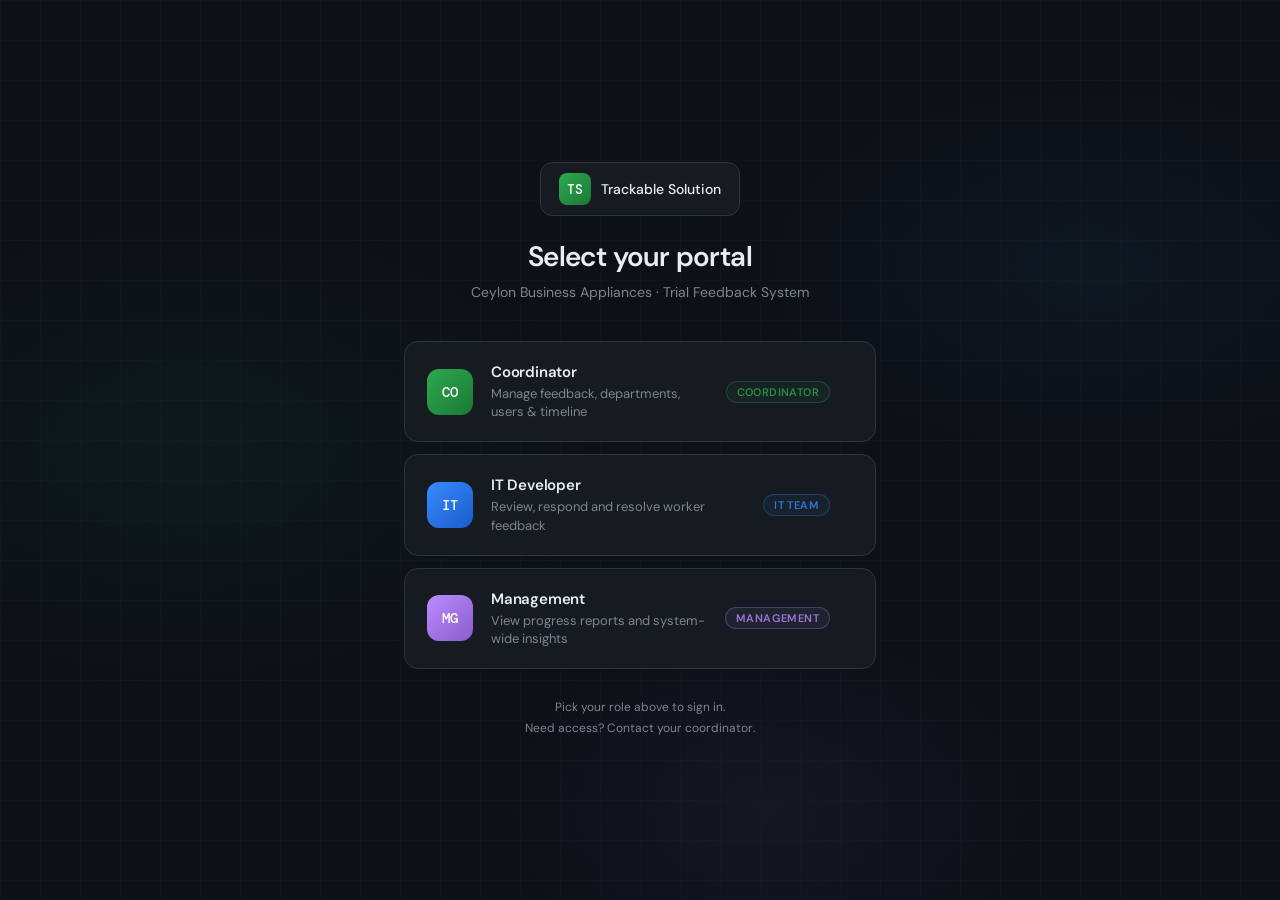
<file: .portal.html>
<!DOCTYPE html>
<html lang="en">
<head>
<meta charset="UTF-8"/>
<meta name="viewport" content="width=device-width, initial-scale=1.0"/>
<title>Trackable Solution — Ceylon Business Appliances</title>
<link rel="preconnect" href="https://fonts.googleapis.com">
<link href="https://fonts.googleapis.com/css2?family=DM+Sans:wght@300;400;500;600&family=DM+Mono:wght@400;500&display=swap" rel="stylesheet">
<style>
  :root {
    --bg: #0d1117;
    --surface: #161b22;
    --surface2: #1c2128;
    --border: #30363d;
    --text: #e6edf3;
    --muted: #7d8590;
    --green: #2ea84f;
    --blue: #388bfd;
    --purple: #bc8cff;
  }
  * { box-sizing: border-box; margin: 0; padding: 0; }
  body {
    font-family: 'DM Sans', sans-serif;
    background: var(--bg);
    color: var(--text);
    min-height: 100vh;
    display: flex;
    align-items: center;
    justify-content: center;
    position: relative;
    overflow: hidden;
  }
  body::before {
    content: '';
    position: fixed; inset: 0;
    background:
      radial-gradient(ellipse 60% 50% at 15% 50%, rgba(46,168,79,0.06) 0%, transparent 55%),
      radial-gradient(ellipse 50% 40% at 85% 30%, rgba(56,139,253,0.05) 0%, transparent 55%),
      radial-gradient(ellipse 40% 40% at 60% 90%, rgba(188,140,255,0.05) 0%, transparent 55%);
    pointer-events: none;
  }
  .grid-bg {
    position: fixed; inset: 0;
    background-image:
      linear-gradient(rgba(48,54,61,0.3) 1px, transparent 1px),
      linear-gradient(90deg, rgba(48,54,61,0.3) 1px, transparent 1px);
    background-size: 40px 40px;
    pointer-events: none; opacity: 0.4;
  }

  .wrap {
    width: 100%; max-width: 520px;
    padding: 24px;
    position: relative; z-index: 1;
    animation: fadeUp 0.45s ease both;
  }
  @keyframes fadeUp {
    from { opacity: 0; transform: translateY(18px); }
    to   { opacity: 1; transform: translateY(0); }
  }

  /* Header */
  .header { text-align: center; margin-bottom: 40px; }
  .logo-badge {
    display: inline-flex; align-items: center; gap: 10px;
    background: var(--surface); border: 1px solid var(--border);
    border-radius: 12px; padding: 10px 18px; margin-bottom: 22px;
  }
  .logo-icon {
    width: 32px; height: 32px;
    background: linear-gradient(135deg, #2ea84f, #1a7a35);
    border-radius: 8px;
    display: flex; align-items: center; justify-content: center;
    font-family: 'DM Mono', monospace; font-size: 13px; font-weight: 500; color: #fff;
  }
  .logo-text { font-size: 14px; font-weight: 500; }
  .header h1 { font-size: 28px; font-weight: 600; letter-spacing: -0.6px; margin-bottom: 8px; }
  .header p { font-size: 14px; color: var(--muted); }

  /* Role cards */
  .roles { display: flex; flex-direction: column; gap: 12px; }

  .role-card {
    display: flex; align-items: center; gap: 18px;
    background: var(--surface);
    border: 1px solid var(--border);
    border-radius: 14px;
    padding: 20px 22px;
    text-decoration: none;
    color: var(--text);
    cursor: pointer;
    transition: border-color 0.18s, background 0.18s, transform 0.15s;
    position: relative;
    overflow: hidden;
  }
  .role-card::before {
    content: '';
    position: absolute; left: 0; top: 0; bottom: 0;
    width: 3px;
    border-radius: 14px 0 0 14px;
    transition: opacity 0.18s;
    opacity: 0;
  }
  .role-card:hover { transform: translateX(3px); background: var(--surface2); }
  .role-card:hover::before { opacity: 1; }
  .role-card:hover .arrow { opacity: 1; transform: translateX(0); }

  .role-card.green { --c: #2ea84f; }
  .role-card.blue  { --c: #388bfd; }
  .role-card.purple{ --c: #bc8cff; }

  .role-card:hover { border-color: var(--c); }
  .role-card::before { background: var(--c); }

  .role-icon {
    width: 46px; height: 46px; border-radius: 12px; flex-shrink: 0;
    display: flex; align-items: center; justify-content: center;
    font-family: 'DM Mono', monospace; font-size: 14px; font-weight: 500; color: #fff;
    transition: transform 0.15s;
  }
  .role-card:hover .role-icon { transform: scale(1.06); }
  .green .role-icon { background: linear-gradient(135deg, #2ea84f, #1a7a35); }
  .blue  .role-icon { background: linear-gradient(135deg, #388bfd, #1a5ccc); }
  .purple.role-icon { background: linear-gradient(135deg, #bc8cff, #8a5ccc); }
  .purple .role-icon { background: linear-gradient(135deg, #bc8cff, #8a5ccc); }

  .role-info { flex: 1; }
  .role-name {
    font-size: 15px; font-weight: 600; letter-spacing: -0.2px;
    margin-bottom: 3px;
  }
  .role-desc { font-size: 13px; color: var(--muted); line-height: 1.4; }

  .role-pill {
    font-size: 11px; font-weight: 600; letter-spacing: 0.4px;
    text-transform: uppercase; padding: 3px 10px;
    border-radius: 99px; border: 1px solid;
    flex-shrink: 0;
    opacity: 0.8;
  }
  .green .role-pill { color: #2ea84f; border-color: rgba(46,168,79,0.35); background: rgba(46,168,79,0.08); }
  .blue  .role-pill { color: #388bfd; border-color: rgba(56,139,253,0.35); background: rgba(56,139,253,0.08); }
  .purple .role-pill { color: #bc8cff; border-color: rgba(188,140,255,0.35); background: rgba(188,140,255,0.08); }

  .arrow {
    font-size: 18px; color: var(--muted);
    opacity: 0; transform: translateX(-6px);
    transition: opacity 0.15s, transform 0.15s;
    flex-shrink: 0;
  }

  .footer {
    text-align: center; margin-top: 28px;
    font-size: 12px; color: var(--muted); line-height: 1.7;
  }
</style>
</head>
<body>
<div class="grid-bg"></div>
<div class="wrap">

  <div class="header">
    <div class="logo-badge">
      <div class="logo-icon">TS</div>
      <span class="logo-text">Trackable Solution</span>
    </div>
    <h1>Select your portal</h1>
    <p>Ceylon Business Appliances · Trial Feedback System</p>
  </div>

  <div class="roles">

    <a class="role-card green" href="index.html">
      <div class="role-icon">CO</div>
      <div class="role-info">
        <div class="role-name">Coordinator</div>
        <div class="role-desc">Manage feedback, departments, users & timeline</div>
      </div>
      <span class="role-pill">Coordinator</span>
      <span class="arrow">›</span>
    </a>

    <a class="role-card blue" href="login-developer.html">
      <div class="role-icon">IT</div>
      <div class="role-info">
        <div class="role-name">IT Developer</div>
        <div class="role-desc">Review, respond and resolve worker feedback</div>
      </div>
      <span class="role-pill">IT Team</span>
      <span class="arrow">›</span>
    </a>

    <a class="role-card purple" href="login-management.html">
      <div class="role-icon">MG</div>
      <div class="role-info">
        <div class="role-name">Management</div>
        <div class="role-desc">View progress reports and system-wide insights</div>
      </div>
      <span class="role-pill">Management</span>
      <span class="arrow">›</span>
    </a>

  </div>

  <p class="footer">
    Pick your role above to sign in.<br>
    Need access? Contact your coordinator.
  </p>

</div>
</body>
</html>
</file>
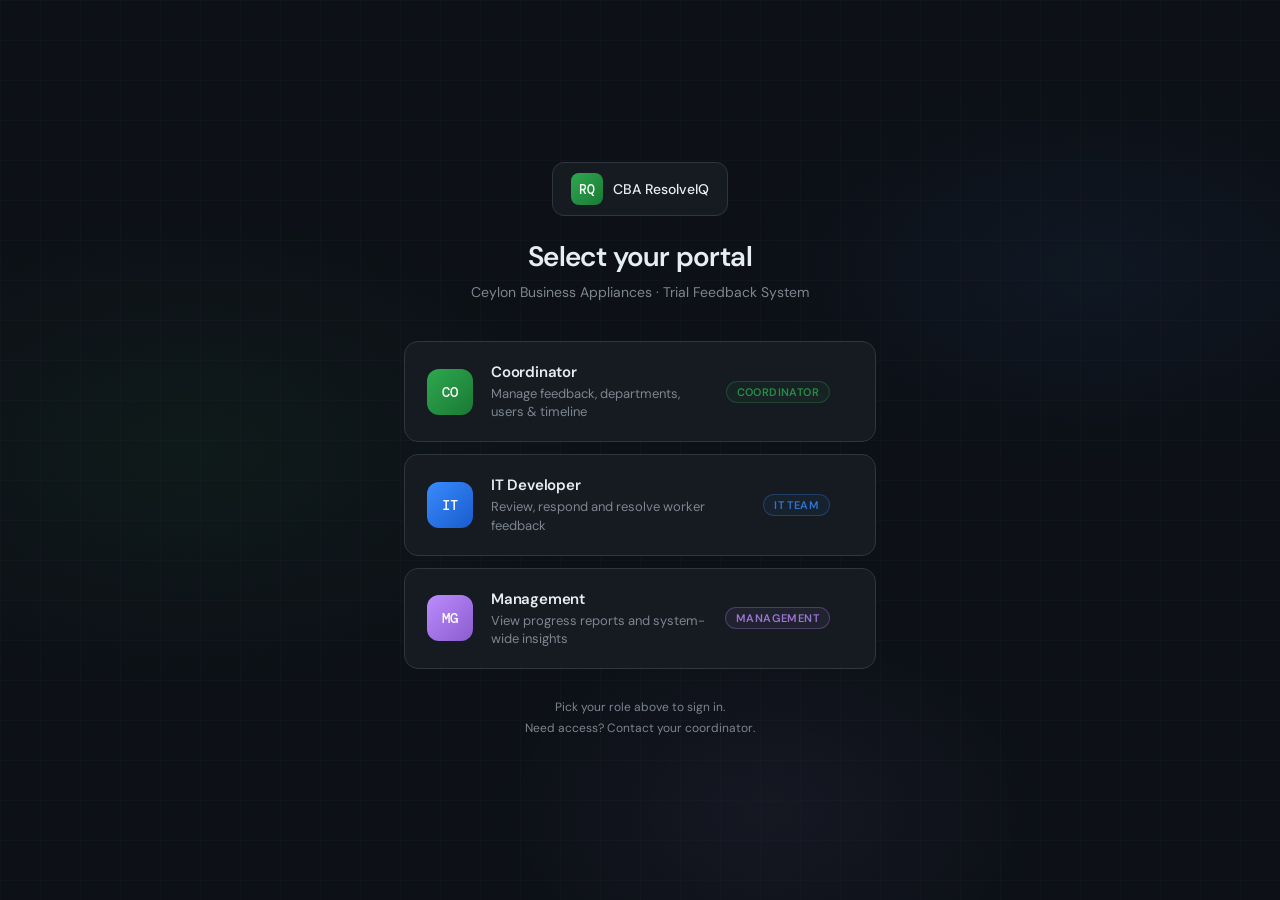
<file: portal.html>
<!DOCTYPE html>
<html lang="en">
<head>
<meta charset="UTF-8"/>
<meta name="viewport" content="width=device-width, initial-scale=1.0"/>
<title>CBA ResolveIQ — Ceylon Business Appliances</title>
<link rel="preconnect" href="https://fonts.googleapis.com">
<link href="https://fonts.googleapis.com/css2?family=DM+Sans:wght@300;400;500;600&family=DM+Mono:wght@400;500&display=swap" rel="stylesheet">
<style>
  :root {
    --bg: #0d1117;
    --surface: #161b22;
    --surface2: #1c2128;
    --border: #30363d;
    --text: #e6edf3;
    --muted: #7d8590;
    --green: #2ea84f;
    --blue: #388bfd;
    --purple: #bc8cff;
  }
  * { box-sizing: border-box; margin: 0; padding: 0; }
  body {
    font-family: 'DM Sans', sans-serif;
    background: var(--bg);
    color: var(--text);
    min-height: 100vh;
    display: flex;
    align-items: center;
    justify-content: center;
    position: relative;
    overflow: hidden;
  }
  body::before {
    content: '';
    position: fixed; inset: 0;
    background:
      radial-gradient(ellipse 60% 50% at 15% 50%, rgba(46,168,79,0.06) 0%, transparent 55%),
      radial-gradient(ellipse 50% 40% at 85% 30%, rgba(56,139,253,0.05) 0%, transparent 55%),
      radial-gradient(ellipse 40% 40% at 60% 90%, rgba(188,140,255,0.05) 0%, transparent 55%);
    pointer-events: none;
  }
  .grid-bg {
    position: fixed; inset: 0;
    background-image:
      linear-gradient(rgba(48,54,61,0.3) 1px, transparent 1px),
      linear-gradient(90deg, rgba(48,54,61,0.3) 1px, transparent 1px);
    background-size: 40px 40px;
    pointer-events: none; opacity: 0.4;
  }

  .wrap {
    width: 100%; max-width: 520px;
    padding: 24px;
    position: relative; z-index: 1;
    animation: fadeUp 0.45s ease both;
  }
  @keyframes fadeUp {
    from { opacity: 0; transform: translateY(18px); }
    to   { opacity: 1; transform: translateY(0); }
  }

  /* Header */
  .header { text-align: center; margin-bottom: 40px; }
  .logo-badge {
    display: inline-flex; align-items: center; gap: 10px;
    background: var(--surface); border: 1px solid var(--border);
    border-radius: 12px; padding: 10px 18px; margin-bottom: 22px;
  }
  .logo-icon {
    width: 32px; height: 32px;
    background: linear-gradient(135deg, #2ea84f, #1a7a35);
    border-radius: 8px;
    display: flex; align-items: center; justify-content: center;
    font-family: 'DM Mono', monospace; font-size: 13px; font-weight: 500; color: #fff;
  }
  .logo-text { font-size: 14px; font-weight: 500; }
  .header h1 { font-size: 28px; font-weight: 600; letter-spacing: -0.6px; margin-bottom: 8px; }
  .header p { font-size: 14px; color: var(--muted); }

  /* Role cards */
  .roles { display: flex; flex-direction: column; gap: 12px; }

  .role-card {
    display: flex; align-items: center; gap: 18px;
    background: var(--surface);
    border: 1px solid var(--border);
    border-radius: 14px;
    padding: 20px 22px;
    text-decoration: none;
    color: var(--text);
    cursor: pointer;
    transition: border-color 0.18s, background 0.18s, transform 0.15s;
    position: relative;
    overflow: hidden;
  }
  .role-card::before {
    content: '';
    position: absolute; left: 0; top: 0; bottom: 0;
    width: 3px;
    border-radius: 14px 0 0 14px;
    transition: opacity 0.18s;
    opacity: 0;
  }
  .role-card:hover { transform: translateX(3px); background: var(--surface2); }
  .role-card:hover::before { opacity: 1; }
  .role-card:hover .arrow { opacity: 1; transform: translateX(0); }

  .role-card.green { --c: #2ea84f; }
  .role-card.blue  { --c: #388bfd; }
  .role-card.purple{ --c: #bc8cff; }

  .role-card:hover { border-color: var(--c); }
  .role-card::before { background: var(--c); }

  .role-icon {
    width: 46px; height: 46px; border-radius: 12px; flex-shrink: 0;
    display: flex; align-items: center; justify-content: center;
    font-family: 'DM Mono', monospace; font-size: 14px; font-weight: 500; color: #fff;
    transition: transform 0.15s;
  }
  .role-card:hover .role-icon { transform: scale(1.06); }
  .green .role-icon { background: linear-gradient(135deg, #2ea84f, #1a7a35); }
  .blue  .role-icon { background: linear-gradient(135deg, #388bfd, #1a5ccc); }
  .purple.role-icon { background: linear-gradient(135deg, #bc8cff, #8a5ccc); }
  .purple .role-icon { background: linear-gradient(135deg, #bc8cff, #8a5ccc); }

  .role-info { flex: 1; }
  .role-name {
    font-size: 15px; font-weight: 600; letter-spacing: -0.2px;
    margin-bottom: 3px;
  }
  .role-desc { font-size: 13px; color: var(--muted); line-height: 1.4; }

  .role-pill {
    font-size: 11px; font-weight: 600; letter-spacing: 0.4px;
    text-transform: uppercase; padding: 3px 10px;
    border-radius: 99px; border: 1px solid;
    flex-shrink: 0;
    opacity: 0.8;
  }
  .green .role-pill { color: #2ea84f; border-color: rgba(46,168,79,0.35); background: rgba(46,168,79,0.08); }
  .blue  .role-pill { color: #388bfd; border-color: rgba(56,139,253,0.35); background: rgba(56,139,253,0.08); }
  .purple .role-pill { color: #bc8cff; border-color: rgba(188,140,255,0.35); background: rgba(188,140,255,0.08); }

  .arrow {
    font-size: 18px; color: var(--muted);
    opacity: 0; transform: translateX(-6px);
    transition: opacity 0.15s, transform 0.15s;
    flex-shrink: 0;
  }

  .footer {
    text-align: center; margin-top: 28px;
    font-size: 12px; color: var(--muted); line-height: 1.7;
  }
</style>
</head>
<body>
<div class="grid-bg"></div>
<div class="wrap">

  <div class="header">
    <div class="logo-badge">
      <div class="logo-icon">RQ</div>
      <span class="logo-text">CBA ResolveIQ</span>
    </div>
    <h1>Select your portal</h1>
    <p>Ceylon Business Appliances · Trial Feedback System</p>
  </div>

  <div class="roles">

    <a class="role-card green" href="index.html">
      <div class="role-icon">CO</div>
      <div class="role-info">
        <div class="role-name">Coordinator</div>
        <div class="role-desc">Manage feedback, departments, users & timeline</div>
      </div>
      <span class="role-pill">Coordinator</span>
      <span class="arrow">›</span>
    </a>

    <a class="role-card blue" href="login-developer.html">
      <div class="role-icon">IT</div>
      <div class="role-info">
        <div class="role-name">IT Developer</div>
        <div class="role-desc">Review, respond and resolve worker feedback</div>
      </div>
      <span class="role-pill">IT Team</span>
      <span class="arrow">›</span>
    </a>

    <a class="role-card purple" href="login-management.html">
      <div class="role-icon">MG</div>
      <div class="role-info">
        <div class="role-name">Management</div>
        <div class="role-desc">View progress reports and system-wide insights</div>
      </div>
      <span class="role-pill">Management</span>
      <span class="arrow">›</span>
    </a>

  </div>

  <p class="footer">
    Pick your role above to sign in.<br>
    Need access? Contact your coordinator.
  </p>

</div>
</body>
</html>
</file>
